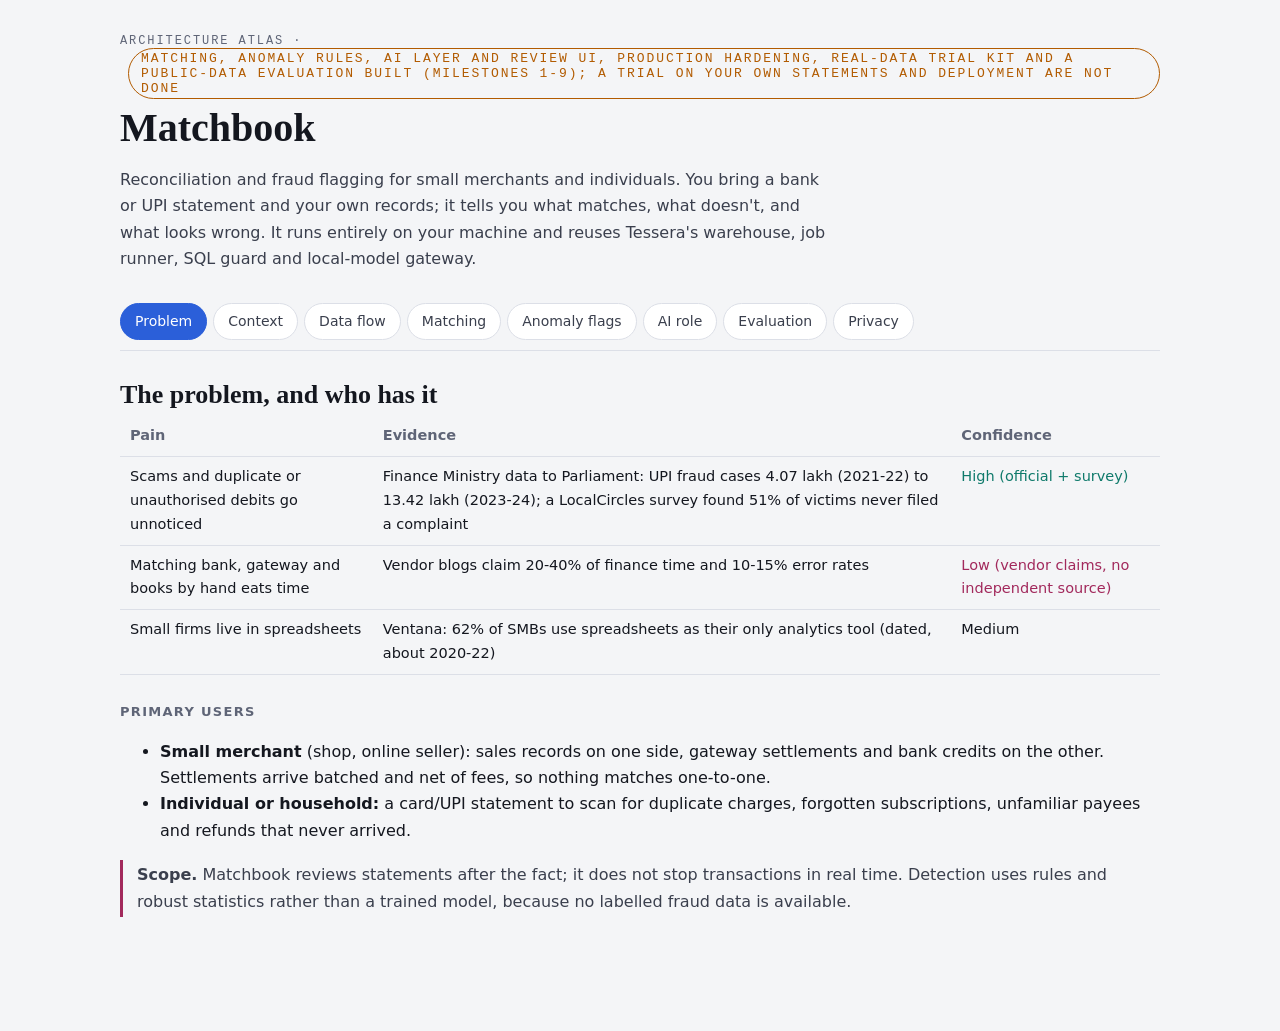
<file: docs/matchbook-architecture-atlas.html>
<!doctype html>
<html lang="en"><head><meta charset="utf-8"><meta name="viewport" content="width=device-width,initial-scale=1">
<title>Matchbook Architecture Atlas</title>
<style>
:root{--bg:#f4f5f7;--surf:#fff;--ink:#14171f;--soft:#3a3f4d;--mut:#5f6577;--line:#dcdfe7;--raw:#7a7f90;--stg:#0f7a6b;--mart:#2b5fd9;--ai:#a2295c;--app:#6a4bd6;--warn:#b25b00;--code:#f0f2f7}
@media(prefers-color-scheme:dark){:root{--bg:#0f1218;--surf:#181c25;--ink:#e8eaf0;--soft:#c5c9d6;--mut:#9aa0b2;--line:#2a3040;--raw:#a8aebf;--stg:#4cc6b0;--mart:#7ea2ff;--ai:#f18cb1;--app:#b1a0ff;--warn:#f0a050;--code:#202534}}
*{box-sizing:border-box}body{margin:0;background:var(--bg);color:var(--ink);font:16px/1.65 system-ui,-apple-system,"Segoe UI",sans-serif}
.wrap{max-width:1080px;margin:0 auto;padding:34px 20px 100px}
h1{font:600 40px/1.15 Georgia,serif;margin:6px 0 10px}h2{font:600 26px/1.2 Georgia,serif;margin:0 0 6px}h3{margin:26px 0 6px;font-size:13px;letter-spacing:.1em;text-transform:uppercase;color:var(--mut)}
.eyebrow{font:12px ui-monospace,monospace;letter-spacing:.16em;text-transform:uppercase;color:var(--mut)}.lead{color:var(--soft);max-width:70ch}
.status{display:inline-block;border:1px solid var(--warn);color:var(--warn);border-radius:99px;padding:2px 12px;font-size:13px;margin-left:8px}
nav{position:sticky;top:0;background:var(--bg);padding:10px 0;display:flex;gap:6px;flex-wrap:wrap;border-bottom:1px solid var(--line);z-index:3;margin:20px 0 28px}
nav button{border:1px solid var(--line);background:var(--surf);color:var(--soft);border-radius:99px;padding:6px 14px;cursor:pointer;font:inherit;font-size:14px}nav button.on{background:var(--mart);color:#fff;border-color:var(--mart)}
section{display:none}section.on{display:block}
.card{background:var(--surf);border:1px solid var(--line);border-radius:12px;padding:18px;margin:14px 0;overflow-x:auto}
table{border-collapse:collapse;width:100%;font-size:14.5px}th,td{text-align:left;padding:8px 10px;border-bottom:1px solid var(--line);vertical-align:top}th{color:var(--mut);font-weight:600}
code{background:var(--code);padding:1px 6px;border-radius:5px;font:13px ui-monospace,Menlo,monospace}pre{background:var(--code);padding:12px;border-radius:8px;overflow:auto;font:12.5px/1.5 ui-monospace,monospace}
svg{max-width:100%;height:auto}svg text{fill:var(--ink);font:12.5px system-ui}svg .m{fill:var(--mut);font-size:11px}svg .b{fill:var(--surf);stroke-width:1.6}svg .e{stroke:var(--mut);fill:none;stroke-width:1.4;opacity:.7}
.fig{color:var(--mut);font-size:13px;margin:4px 0 0}.note{border-left:3px solid var(--ai);padding:2px 14px;color:var(--soft);margin:14px 0}.warn{border-color:var(--warn)}
.ok{color:var(--stg)}.no{color:var(--ai)}
</style></head><body><div class="wrap">
<div class="eyebrow">Architecture Atlas · <span class="status">matching, anomaly rules, AI layer and review UI, production hardening, real-data trial kit and a public-data evaluation built (milestones 1-9); a trial on your own statements and deployment are not done</span></div>
<h1>Matchbook</h1>
<p class="lead">Reconciliation and fraud flagging for small merchants and individuals. You bring a bank or UPI statement and your own records; it tells you what matches, what doesn't, and what looks wrong. It runs entirely on your machine and reuses Tessera's warehouse, job runner, SQL guard and local-model gateway.</p>
<nav id="nav"></nav>

<section id="prob"><h2>The problem, and who has it</h2>
<table><tr><th>Pain</th><th>Evidence</th><th>Confidence</th></tr>
<tr><td>Scams and duplicate or unauthorised debits go unnoticed</td><td>Finance Ministry data to Parliament: UPI fraud cases 4.07 lakh (2021-22) to 13.42 lakh (2023-24); a LocalCircles survey found 51% of victims never filed a complaint</td><td class="ok">High (official + survey)</td></tr>
<tr><td>Matching bank, gateway and books by hand eats time</td><td>Vendor blogs claim 20-40% of finance time and 10-15% error rates</td><td class="no">Low (vendor claims, no independent source)</td></tr>
<tr><td>Small firms live in spreadsheets</td><td>Ventana: 62% of SMBs use spreadsheets as their only analytics tool (dated, about 2020-22)</td><td>Medium</td></tr></table>
<h3>Primary users</h3>
<ul><li><b>Small merchant</b> (shop, online seller): sales records on one side, gateway settlements and bank credits on the other. Settlements arrive batched and net of fees, so nothing matches one-to-one.</li>
<li><b>Individual or household:</b> a card/UPI statement to scan for duplicate charges, forgotten subscriptions, unfamiliar payees and refunds that never arrived.</li></ul>
<div class="note"><b>Scope.</b> Matchbook reviews statements after the fact; it does not stop transactions in real time. Detection uses rules and robust statistics rather than a trained model, because no labelled fraud data is available.</div></section>

<section id="ctx"><h2>System context</h2><p class="lead">Files in, answers out, nothing leaves localhost. Statements are sensitive, so the only network call is to Ollama on <code>127.0.0.1</code>.</p>
<div class="card"><svg viewBox="0 0 960 300" width="960"><defs><marker id="a" viewBox="0 0 8 8" refX="7" refY="4" markerWidth="7" markerHeight="7" orient="auto"><path d="M0,0 L8,4 L0,8z" fill="var(--mut)"/></marker></defs>
<rect class="b" x="10" y="30" width="190" height="64" rx="8" stroke="var(--raw)"/><text x="105" y="58" text-anchor="middle">Bank / UPI / card</text><text class="m" x="105" y="76" text-anchor="middle">CSV · XLSX statements</text>
<rect class="b" x="10" y="118" width="190" height="64" rx="8" stroke="var(--raw)"/><text x="105" y="146" text-anchor="middle">Books / sales</text><text class="m" x="105" y="164" text-anchor="middle">Excel · Tally export · Shopify CSV</text>
<rect class="b" x="10" y="206" width="190" height="64" rx="8" stroke="var(--raw)"/><text x="105" y="234" text-anchor="middle">Gateway settlements</text><text class="m" x="105" y="252" text-anchor="middle">Razorpay-style payout reports</text>
<rect class="b" x="270" y="20" width="420" height="260" rx="12" stroke="var(--mart)"/><text x="480" y="46" text-anchor="middle" style="font-weight:600">Matchbook (Tessera platform)</text>
<rect class="b" x="290" y="62" width="180" height="54" rx="8" stroke="var(--stg)"/><text x="380" y="86" text-anchor="middle">Import &amp; normalise</text><text class="m" x="380" y="104" text-anchor="middle">map · clean · canonical</text>
<rect class="b" x="490" y="62" width="180" height="54" rx="8" stroke="var(--stg)"/><text x="580" y="86" text-anchor="middle">Matching engine</text><text class="m" x="580" y="104" text-anchor="middle">deterministic passes</text>
<rect class="b" x="290" y="132" width="180" height="54" rx="8" stroke="var(--warn)"/><text x="380" y="156" text-anchor="middle">Anomaly rules</text><text class="m" x="380" y="174" text-anchor="middle">scored, with reasons</text>
<rect class="b" x="490" y="132" width="180" height="54" rx="8" stroke="var(--ai)"/><text x="580" y="156" text-anchor="middle">AI assistant</text><text class="m" x="580" y="174" text-anchor="middle">map · suggest · explain</text>
<rect class="b" x="290" y="202" width="380" height="60" rx="8" stroke="var(--mart)"/><text x="480" y="228" text-anchor="middle">DuckDB: canonical txns · matches · flags · audit</text><text class="m" x="480" y="246" text-anchor="middle">money stored as integer paise</text>
<rect class="b" x="750" y="40" width="200" height="64" rx="8" stroke="var(--app)"/><text x="850" y="68" text-anchor="middle">Review UI</text><text class="m" x="850" y="86" text-anchor="middle">queues · confirm · undo</text>
<rect class="b" x="750" y="130" width="200" height="64" rx="8" stroke="var(--ai)"/><text x="850" y="158" text-anchor="middle">Ollama (local)</text><text class="m" x="850" y="176" text-anchor="middle">chat + embeddings</text>
<rect class="b" x="750" y="220" width="200" height="56" rx="8" stroke="var(--app)"/><text x="850" y="246" text-anchor="middle">Exports</text><text class="m" x="850" y="264" text-anchor="middle">CSV report · dispute pack</text>
<path class="e" d="M200,62 L290,85" marker-end="url(#a)"/><path class="e" d="M200,150 L290,95" marker-end="url(#a)"/><path class="e" d="M200,238 L290,105" marker-end="url(#a)"/><path class="e" d="M690,70 L750,70" marker-end="url(#a)"/><path class="e" d="M690,160 L750,160" marker-end="url(#a)"/><path class="e" d="M690,245 L750,245" marker-end="url(#a)"/></svg><p class="fig">Fig. 1 · System context</p></div></section>

<section id="flow"><h2>Data flow</h2><p class="lead">Five stages. Each is a Tessera task with a recorded run, so a bad import is visible and re-runnable.</p>
<div class="card"><svg viewBox="0 0 960 190" width="960"><defs><marker id="b2" viewBox="0 0 8 8" refX="7" refY="4" markerWidth="7" markerHeight="7" orient="auto"><path d="M0,0 L8,4 L0,8z" fill="var(--mut)"/></marker></defs>
<g><rect class="b" x="5" y="50" width="160" height="80" rx="8" stroke="var(--raw)"/><text x="85" y="78" text-anchor="middle">1 Profile</text><text class="m" x="85" y="96" text-anchor="middle">detect columns, dates,</text><text class="m" x="85" y="110" text-anchor="middle">formats, currency</text>
<rect class="b" x="195" y="50" width="160" height="80" rx="8" stroke="var(--ai)"/><text x="275" y="78" text-anchor="middle">2 Map (AI + you)</text><text class="m" x="275" y="96" text-anchor="middle">LLM proposes mapping;</text><text class="m" x="275" y="110" text-anchor="middle">you confirm once</text>
<rect class="b" x="385" y="50" width="160" height="80" rx="8" stroke="var(--stg)"/><text x="465" y="78" text-anchor="middle">3 Normalise</text><text class="m" x="465" y="96" text-anchor="middle">paise, ISO dates, payee</text><text class="m" x="465" y="110" text-anchor="middle">clean, reference IDs</text>
<rect class="b" x="575" y="50" width="160" height="80" rx="8" stroke="var(--mart)"/><text x="655" y="78" text-anchor="middle">4 Match</text><text class="m" x="655" y="96" text-anchor="middle">passes A-D, then a</text><text class="m" x="655" y="110" text-anchor="middle">residual review queue</text>
<rect class="b" x="765" y="50" width="190" height="80" rx="8" stroke="var(--warn)"/><text x="860" y="78" text-anchor="middle">5 Flag &amp; explain</text><text class="m" x="860" y="96" text-anchor="middle">anomaly rules score every</text><text class="m" x="860" y="110" text-anchor="middle">txn; AI words the reasons</text>
<path class="e" d="M165,90 L195,90" marker-end="url(#b2)"/><path class="e" d="M355,90 L385,90" marker-end="url(#b2)"/><path class="e" d="M545,90 L575,90" marker-end="url(#b2)"/><path class="e" d="M735,90 L765,90" marker-end="url(#b2)"/></g></svg><p class="fig">Fig. 2 · Import to review</p></div>
<h3>Canonical transaction</h3>
<pre>txn(txn_id, source, account, posted_on date, amount_paise bigint, direction 'in'|'out',
    counterparty_raw, counterparty_clean, reference, category, raw_row json, import_id)
match(match_id, pass, confidence, status 'auto'|'suggested'|'confirmed'|'rejected', difference_paise, reason)
match_member(match_id, txn_id, role 'bank'|'ledger'|'gateway')
flag(flag_id, txn_id, rule, score, reasons json, status 'open'|'dismissed'|'confirmed')
audit(ts, actor, action, detail)</pre></section>

<section id="match"><h2>The matching engine</h2><p class="lead">Matching is deterministic and explainable. A model is never the one that decides a match; it only helps a human review what the passes could not settle.</p>
<table><tr><th>Pass</th><th>Rule</th><th>Handles</th><th>Auto-accept?</th></tr>
<tr><td>A · Reference</td><td>Same extracted reference/UTR/order id and same amount</td><td>Clean one-to-one payments</td><td class="ok">Yes</td></tr>
<tr><td>B · Amount + window</td><td>Same amount, posted within ±3 days, payee similarity above threshold (token-set ratio on cleaned names); unique best candidate only</td><td>Missing references, timing lag</td><td class="ok">Yes if unambiguous</td></tr>
<tr><td>C · Settlement batch</td><td>One bank credit = sum(gateway orders) − fees − refunds, within a stated tolerance; bounded subset search over a date window</td><td>Gateway payouts, the main merchant headache</td><td>Only if the difference equals reported fees</td></tr>
<tr><td>D · Fuzzy residual</td><td>Rank remaining candidates by amount distance, date distance, name similarity, memory of past confirmations</td><td>Everything else</td><td class="no">Never: goes to the review queue</td></tr></table>
<h3>Outcomes</h3><p><code>matched</code> · <code>matched_with_difference</code> (fees, rounding, with the amount shown) · <code>unmatched_bank</code> (money moved, no record) · <code>unmatched_ledger</code> (recorded, never arrived) · <code>duplicate</code>.</p>
<div class="note"><b>Why subset-sum is bounded.</b> Pass C is NP-hard in general. It is capped (window of days, maximum batch size, time budget) and reports "gave up" instead of guessing, so an incomplete search is visible rather than hidden.</div></section>

<section id="fraud"><h2>Anomaly &amp; fraud flagging</h2><p class="lead">Every flag carries the rule that fired and the numbers behind it. The assistant can rephrase a reason, but it cannot create one.</p>
<table><tr><th>Rule</th><th>Fires when</th><th>Typical real cause</th></tr>
<tr><td>Duplicate charge</td><td>Same payee and amount twice within a short window</td><td>Double-tap, retry, genuine double billing</td></tr>
<tr><td>New payee, large amount</td><td>First payment to a payee and amount above a robust threshold for this account</td><td>Scam, mistaken transfer</td></tr>
<tr><td>Outlier for payee</td><td>Robust z-score (median/MAD) vs. that payee's history</td><td>Price hike, billing error</td></tr>
<tr><td>Velocity</td><td>Many small debits in a short span</td><td>Card testing, drained account</td></tr>
<tr><td>Just under a limit</td><td>Cluster of amounts just below a known cap (e.g. ₹10,000)</td><td>Structuring, limit probing</td></tr>
<tr><td>Orphan refund</td><td>Credit labelled refund with no original debit</td><td>Reconciliation gap</td></tr>
<tr><td>Unfamiliar hour</td><td>Activity outside the account's usual hours</td><td>Compromised credentials</td></tr>
<tr><td>Subscription drift</td><td>Recurring payee whose amount rose or cadence changed</td><td>Silent price increase</td></tr></table>
<p>Scores combine rules into a ranked list; thresholds are per-account and tunable. Each "dismiss" or "confirm" is stored as a label so thresholds can be adjusted from the user's own history.</p>
<div class="note"><b>Reading the flags.</b> These rules surface unusual and duplicate activity for human review; they do not prove fraud. Precision is measured, not assumed (see Evaluation).</div></section>

<section id="ai"><h2>Where the AI helps, and where it must not</h2>
<div class="card"><table><tr><th>Task</th><th>AI role</th><th>Safeguard</th></tr>
<tr><td>Map messy columns</td><td>Proposes <code>date / amount / debit / credit / description / reference</code> from headers and sample rows</td><td>Mapping is validated (dates parse, amounts numeric, totals reconcile to the file's own balance) and the user confirms before import</td></tr>
<tr><td>Clean payee names</td><td>Normalises "AMZN PAY*XYZ 04/12" style strings</td><td>Deterministic cleaner first; LLM only on leftovers; raw string always kept</td></tr>
<tr><td>Review residuals</td><td>Ranks candidates already produced by pass D and says why</td><td>Chooses only from the candidate list; human confirms</td></tr>
<tr><td>Explain a flag</td><td>Turns the rule payload into a plain sentence</td><td>Numbers copied from the payload; grounding check as in Tessera</td></tr>
<tr><td>Ask questions</td><td>"What did I spend on subscriptions?" via guarded SQL</td><td>Tessera's SQL guard; account numbers masked; writes need approval</td></tr></table></div>
<h3>Built and measured: the AI layer (local qwen2.5:3b on CPU)</h3>
<p><b>1. Column mapping.</b> Rules run first; the model is asked only about the fields the rules cannot settle, in plain text (a 3B model parroted JSON input back at first). Every proposal is validated against the data: columns exist, dates and amounts parse, order ids are unique, the running balance follows debits and credits (catches swapped columns), and <code>gross ≥ net ≥ fee ≥ tax</code> for gateway files. The user still confirms.</p>
<table><tr><th>Set</th><th>Approach</th><th>Layouts fully right</th><th>Fields right</th><th>Wrong but passed validation</th></tr>
<tr><td rowspan="3">Dev, 15 layouts*</td><td>Rules only</td><td>3 / 15</td><td>57 / 87 (66%)</td><td>0</td></tr>
<tr><td>Model only</td><td>10 / 15</td><td>71 / 87 (82%)</td><td>0</td></tr>
<tr><td><b>Rules + model + validation</b></td><td><b>13 / 15</b></td><td><b>85 / 87 (98%)</b></td><td><b>0</b></td></tr>
<tr><td rowspan="3">Held-out, 6 layouts</td><td>Rules only</td><td>3 / 6</td><td>23 / 37 (62%)</td><td>0</td></tr>
<tr><td>Model only</td><td>4 / 6</td><td>26 / 37 (70%)</td><td>0</td></tr>
<tr><td><b>Rules + model + validation</b></td><td><b>5 / 6</b></td><td><b>36 / 37 (97%)</b></td><td><b>0</b></td></tr></table>
<p>*The prompt and validators were tuned on 4 of the dev layouts, so the dev row is optimistic and the held-out row (written afterwards, never tuned against) is the fair one. Average time about 4-5 s per file. The misses were optional fields (balance, payment reference, one gateway column) left unmapped; the single held-out miss was flagged by validation. The layouts are synthetic, so this measures robustness to header and format variety, not to every real bank.</p>
<p><b>2. Masking.</b> Account, card, phone and long reference numbers, emails and UPI handles are redacted before any prompt; amounts and dates are kept. The gateway has a <code>strict</code> mode that independently re-scans every message and <b>refuses to send</b> if anything identifier-like is left, so masking cannot be skipped by a future code change. A test feeds real narrations (which contain 10-digit references) through the mapping path and asserts none reach the model.</p>
<p><b>3. Flag explanations: the model is opt-in, the template is the default.</b> A first version checked only that every number in the model's text appeared in the evidence. Reading the outputs showed that is not enough: texts passed while saying the account <i>balance</i> rose 25% (it was the <i>price</i>), that the shop owner <i>received</i> five payments (they were <i>made</i>), or that payees were <i>customers</i>. The guard now also requires the core amounts and payee name to survive and rejects reversed-direction words, foreign currency and truncation. On a statement none of this was tuned against, <b>10 of 32 rewordings were accepted and 22 fell back</b> to the template; manual review of the 10 judged 9 faithful and 1 repetitive (a small sample). The default explanation therefore stays the deterministic template, which is always correct; the rewording is an opt-in extra and is labelled as such.</p>
<h3>Hard rules</h3><ul><li>The model never does arithmetic on money. Totals, differences and fees come from SQL over integer paise.</li><li>The model never confirms a match or dismisses a flag.</li><li>Account and card numbers are masked before any text reaches a prompt.</li></ul></section>

<section id="eval"><h2>Evaluation</h2><h3>Measured so far (synthetic data, seeded, reproducible)</h3>
<table><tr><th>Scenario</th><th>Layer</th><th>Auto-accepted</th><th>Precision</th><th>Recall</th></tr>
<tr><td>20,000 orders</td><td>Ledger ↔ gateway</td><td>19,180</td><td>99.98% (3 wrong)</td><td>99.0%</td></tr>
<tr><td>20,000 orders</td><td>Batch ↔ bank</td><td>129</td><td>100%</td><td>100%</td></tr>
<tr><td>500,000 orders</td><td>Ledger ↔ gateway</td><td>478,073</td><td>100% (0 wrong)</td><td>98.6%</td></tr>
<tr><td>500,000 orders</td><td>Batch ↔ bank</td><td>258</td><td>100%</td><td>99.6%</td></tr></table>
<p>At 500k orders, import took about 3 s and matching about 1.3 s on a laptop-class CPU (generation 9 s). Reference-based passes were never wrong in any run. The only wrong matches (3 at 20k orders) came from the amount-window pass: an unpaid order and an unrelated captured payment with the same catalogue price in the same window are indistinguishable from the data. Wrong-match counts this small vary from seed to seed, so quote the range, not one run.</p>
<h3>Measured: anomaly rules (3 seeds pooled, 360-day statements, hard negatives included)</h3>
<table><tr><th>Rule</th><th>Injected</th><th>Flagged</th><th>Precision</th><th>Recall</th><th>Why precision is below 100%</th></tr>
<tr><td>duplicate_charge</td><td>90</td><td>90</td><td>100%</td><td>100%</td><td>none seen</td></tr>
<tr><td>subscription_drift</td><td>9</td><td>9</td><td>100%</td><td>100%</td><td>none seen</td></tr>
<tr><td>just_under_limit</td><td>101</td><td>129</td><td>78%</td><td>100%</td><td>a regular wholesaler legitimately invoices just under the limit</td></tr>
<tr><td>new_payee_large</td><td>75</td><td>96</td><td>78%</td><td>100%</td><td>legitimate one-off purchases (insurance, equipment, audit)</td></tr>
<tr><td>velocity</td><td>186</td><td>262</td><td>71%</td><td>100%</td><td>a trade-fair day paying many new vendors</td></tr>
<tr><td>outlier_for_payee</td><td>18</td><td>30</td><td>60%</td><td>100%</td><td>price rises and small-payee swings also look like outliers</td></tr></table>
<p>Ranked by score, the top 20 flagged rows were 70-95% real across seeds, the top 100 about 83-87%. Threshold sweeps show the trade: for <code>just_under_limit</code>, requiring 5 payments instead of 3 lifts precision from 82% to 100% but drops recall from 100% to 68%; for <code>new_payee_large</code>, the 95th-percentile threshold lifts precision to 90% at 76% recall.</p>
<p class="lead">A reconciliation tool that is "probably right" is worse than none. Accuracy is measured against known answers.</p>
<table><tr><th>Test</th><th>Method</th><th>Metric</th></tr>
<tr><td>Matching</td><td>Generate a ledger, derive a bank statement and settlement file from it, then inject faults: dropped references, shifted dates, fee deductions, batched payouts, duplicates, missing rows. Ground truth is known.</td><td>Precision and recall per pass; share auto-matched; zero wrong auto-matches is the target</td></tr>
<tr><td>Anomaly rules</td><td>Inject labelled anomalies (duplicates, new large payee, velocity bursts) into synthetic and real-shaped statements</td><td>Precision@k, recall by rule</td></tr>
<tr><td>Column mapping</td><td>A set of statement layouts from different banks and exporters</td><td>% mapped correctly with no user edit</td></tr>
<tr><td>Real data</td><td>Your own statements, labelled by you through the review UI</td><td>Reviewer agreement, false-positive rate, time saved</td></tr></table>
</section>

<section id="priv"><h2>Privacy &amp; safety</h2>
<table><tr><th>Risk</th><th>Control</th></tr>
<tr><td>Statements are sensitive</td><td>All processing local; only Ollama on localhost; no telemetry; data directory is git-ignored; optional encrypted-at-rest database file</td></tr>
<tr><td>Wrong automatic match corrupts books</td><td>Only passes A-C auto-accept; every match is reversible; undo restores the prior state; audit log of every decision</td></tr>
<tr><td>Floating-point money errors</td><td>Integer paise end to end; rounding rule written down and tested</td></tr>
<tr><td>Prompt leakage of account numbers</td><td>Masking layer before any LLM call; tests assert no account number reaches the gateway</td></tr>
<tr><td>Over-trusting flags</td><td>UI labels flags "unusual", not "fraud"; shows the rule and numbers; dispute pack contains facts only</td></tr></table></section>

</div>
<script>
const T=[['prob','Problem'],['ctx','Context'],['flow','Data flow'],['match','Matching'],['fraud','Anomaly flags'],['ai','AI role'],['eval','Evaluation'],['priv','Privacy']];
const nav=document.getElementById('nav');nav.innerHTML=T.map(([i,l])=>`<button data-t="${i}">${l}</button>`).join('');
function show(i){document.querySelectorAll('section').forEach(s=>s.classList.toggle('on',s.id===i));nav.querySelectorAll('button').forEach(b=>b.classList.toggle('on',b.dataset.t===i))}
nav.onclick=e=>e.target.dataset.t&&show(e.target.dataset.t);show('prob');
</script></body></html>
</file>
